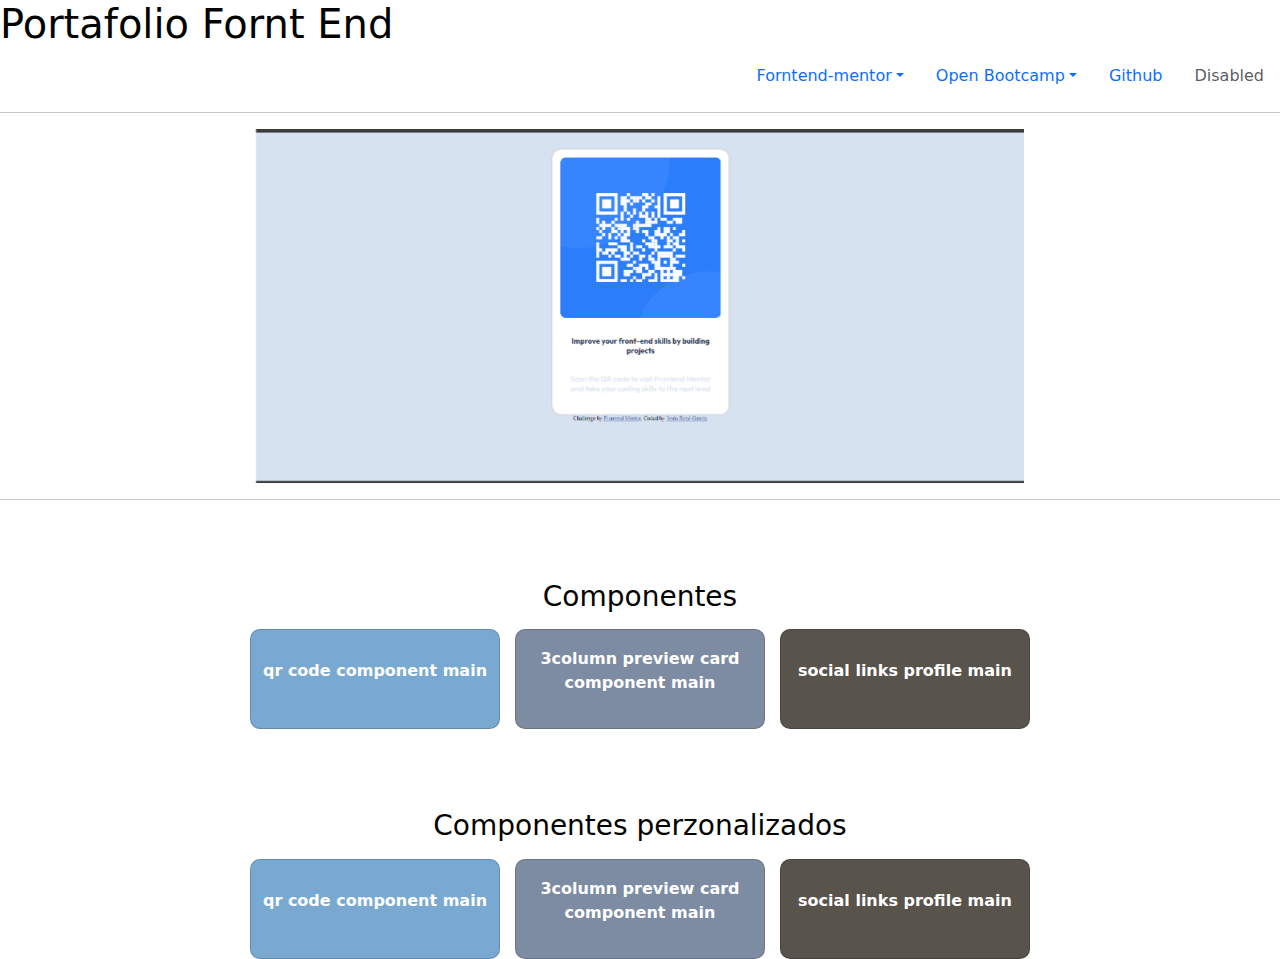
<file: index.html>
<!DOCTYPE html>
<html lang="en">
<head>
    <meta charset="UTF-8">
    <meta name="viewport" content="width=device-width, initial-scale=1.0">
    <title>Portafolio Personal</title>

<link rel="stylesheet" href="./styles.css">

<link href="https://cdn.jsdelivr.net/npm/bootstrap@5.3.3/dist/css/bootstrap.min.css" rel="stylesheet" integrity="sha384-QWTKZyjpPEjISv5WaRU9OFeRpok6YctnYmDr5pNlyT2bRjXh0JMhjY6hW+ALEwIH" crossorigin="anonymous">
</head>
<body>
    <h1 class="title">Portafolio Fornt End</h1>
    

    <ul class="nav nav-pills justify-content-end">
        
        <li class="nav-item dropdown">
            <a class="nav-link dropdown-toggle" data-bs-toggle="dropdown" href="#" role="button" aria-expanded="false">Forntend-mentor</a>
            <ul class="dropdown-menu">
            <li><a class="dropdown-item" href="https://rene0984.github.io/Forntend-mentor/qr-code-component-main"">qr code component main</a></li>
            <li><a class="dropdown-item" href="https://rene0984.github.io/Forntend-mentor/3-column-preview-card-component-main">3column preview card component main</a></li>
            <li><a class="dropdown-item" href="https://rene0984.github.io/Forntend-mentor/social-links-profile-main">social links profile main</a></li>
            <li><hr class="dropdown-divider"></li>
            <li><a class="dropdown-item" href="#">Separated link</a></li>
            </ul>
        </li>
        <li class="nav-item dropdown">
            <a class="nav-link dropdown-toggle" data-bs-toggle="dropdown" href="#" role="button" aria-expanded="false">Open Bootcamp</a>
            <ul class="dropdown-menu">
            <li><a class="dropdown-item" href="#">Action</a></li>
            <li><a class="dropdown-item" href="#">Another action</a></li>
            <li><a class="dropdown-item" href="#">Something else here</a></li>
            <li><hr class="dropdown-divider"></li>
            <li><a class="dropdown-item" href="#">Separated link</a></li>
            </ul>
        </li>
        <li class="nav-item">
            <a class="nav-link" href="#">Github</a>
        </li>
        <li class="nav-item">
            <a class="nav-link disabled" aria-disabled="true">Disabled</a>
        </li>
    </ul>
    <hr>
    <div id="carouselExample" class="carousel slide">
        <div class="carousel-inner">
            <div class="carousel-item active">
            <img src="./qr-code-custom/images/Captura de pantalla 2024-05-16 233102.png" class="d-block w-100" alt="...">
            </div>
            <div class="carousel-item">
            <img src="./3-column-preview-card-component-custom/images/127.0.0.1_5500_index.html.png" class="d-block w-100" alt="...">
            </div>
            <div class="carousel-item">
            <img src="./social-links-profile-main/design/desktop-preview.jpg" class="d-block w-80" alt="...">
            </div>
        </div>
        <button class="carousel-control-prev" type="button" data-bs-target="#carouselExample" data-bs-slide="prev">
            <span class="carousel-control-prev-icon" aria-hidden="true"></span>
            <span class="visually-hidden">Previous</span>
        </button>
        <button class="carousel-control-next" type="button" data-bs-target="#carouselExample" data-bs-slide="next">
            <span class="carousel-control-next-icon" aria-hidden="true"></span>
            <span class="visually-hidden">Next</span>
        </button>
        </div>

    <hr>

    <h3 class="subtitle">Componentes</h3>
    <div class="cards">

        <div class="card red">
            <p class="tip"><a class="link" href="https://rene0984.github.io/Forntend-mentor/qr-code-component-main">qr code component main</a></p>
        </div>

        <div class="card blue">
            <p class="tip"><a class="link" href="https://rene0984.github.io/Forntend-mentor/3-column-preview-card-component-main">3column preview card component main</a></p>
        </div>

        <div class="card green">
            <p class="tip"><a class="link" href="https://rene0984.github.io/Forntend-mentor/social-links-profile-main">social links profile main</a></p>
        </div>
    </div>

    <h3 class="subtitle">Componentes perzonalizados</h3>
    <div class="cards">

        <div class="card red">
            <p class="tip"><a class="link" href="https://rene0984.github.io/Forntend-mentor/qr-code-custom">qr code component main</a></p>    
        </div>

        <div class="card blue">
            <p class="tip"><a class="link" href="https://rene0984.github.io/Forntend-mentor/3-column-preview-card-component-custom">3column preview card component main</a></p>    
        </div>

        <div class="card green">
            <p class="tip"><a class="link" href="#">social links profile main</a></p>
        </div>

    </div>
    

<script src="https://cdn.jsdelivr.net/npm/bootstrap@5.3.3/dist/js/bootstrap.bundle.min.js" integrity="sha384-YvpcrYf0tY3lHB60NNkmXc5s9fDVZLESaAA55NDzOxhy9GkcIdslK1eN7N6jIeHz" crossorigin="anonymous"></script>

</html>
</file>
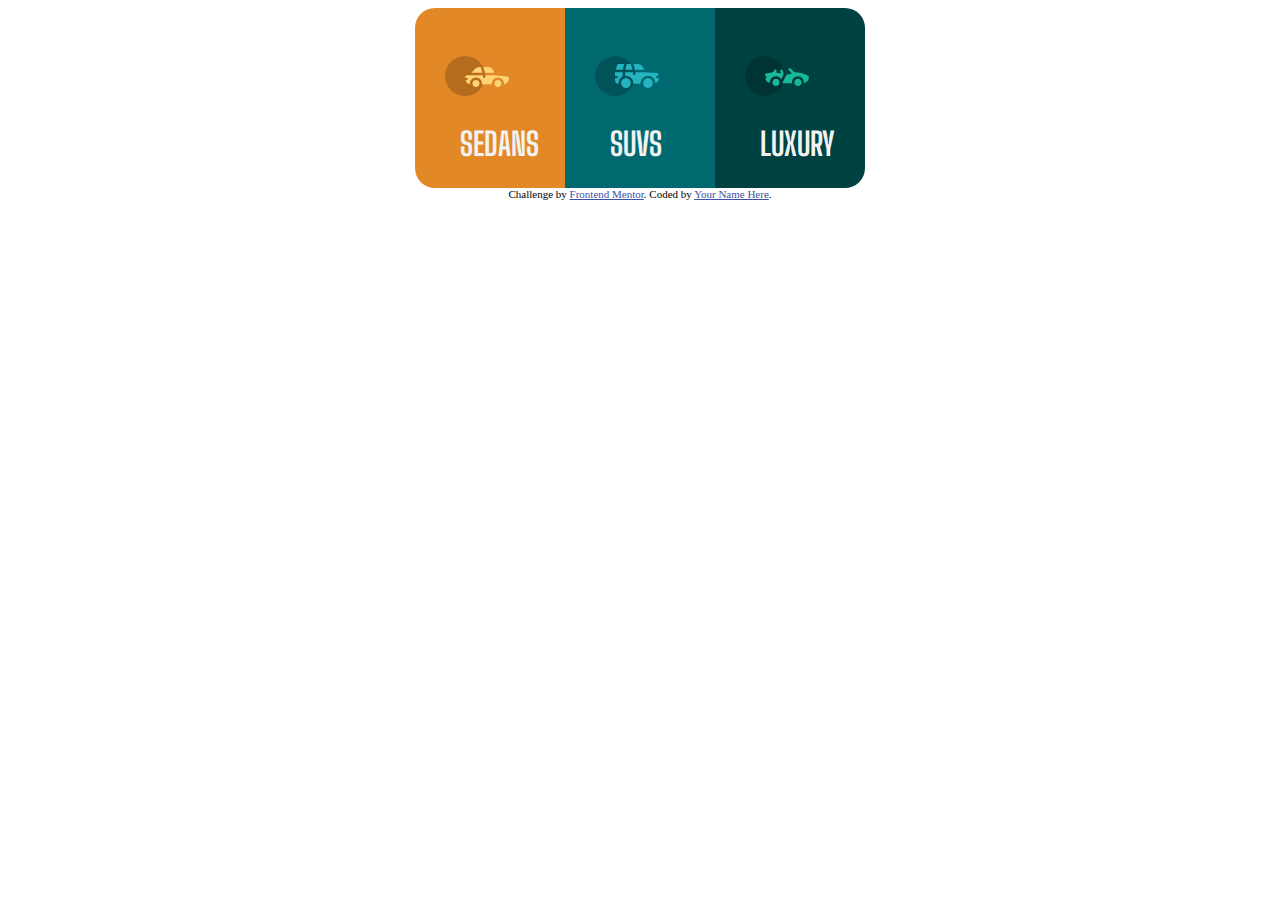
<file: 3-column-preview-card-component-custom/index.html>
<!DOCTYPE html>
<html lang="en">
<head>
  <meta charset="UTF-8">
  <meta name="viewport" content="width=device-width, initial-scale=1.0"> <!-- displays site properly based on user's device -->

  <link rel="icon" type="image/png" sizes="32x32" href="./images/favicon-32x32.png">
  
  <title>Frontend Mentor | 3-column preview card component</title>

  <link rel="stylesheet" href="./css/styles.css">
  <link rel="preconnect" href="https://fonts.googleapis.com">
<link rel="preconnect" href="https://fonts.gstatic.com" crossorigin>
<link href="https://fonts.googleapis.com/css2?family=Lexend+Deca:wght@100..900&family=Outfit:wght@100..900&display=swap" rel="stylesheet">

<link rel="preconnect" href="https://fonts.googleapis.com">
<link rel="preconnect" href="https://fonts.gstatic.com" crossorigin>
<link href="https://fonts.googleapis.com/css2?family=Big+Shoulders+Display:wght@100..900&family=Lexend+Deca:wght@100..900&family=Outfit:wght@100..900&display=swap" rel="stylesheet">
  <!-- Feel free to remove these styles or customise in your own stylesheet 👍 -->
  
</head>
<body>
  <div class="card">
    <div class="card-1">
      <img src="./images/icon-sedans.svg" class="img" alt="sedan">
      <h2 class="title-desc">
        Sedans
      </h2>
      <p class="descrption">
        Choose a sedan for its affordability and excellent fuel economy. Ideal for cruising in the city 
        or on your next road trip.
      </p>
      <button class="button-sedans">
        Learn more
      </button>
    </div>
  
    <div class="card-2">
      <img src="./images/icon-suvs.svg" class="img" alt="sedan">
      <h2 class="title-desc">
        SUVs
      </h2>
      <p class="descrption">
        Take an SUV for its spacious interior, power, and versatility. Perfect for your next family vacation and off-road adventures.
      </p>
      <button class="button-suvs">
        Learn more
      </button>
    </div>

    <div class="card-3">
      <img src="./images/icon-luxury.svg" class="img" alt="sedan">
      <h2 class="title-desc">
        Luxury
      </h2>
      <p class="descrption">
        Cruise in the best car brands without the bloated prices. Enjoy the enhanced comfort of a luxury 
        rental and arrive in style.
      </p>
      <button class="button-lux">
        Learn more
      </button>
    </div>
  </div>
  
  <div class="attribution">
    Challenge by <a href="https://www.frontendmentor.io?ref=challenge" target="_blank">Frontend Mentor</a>. 
    Coded by <a href="#">Your Name Here</a>.
  </div>
</body>
</html>
</file>
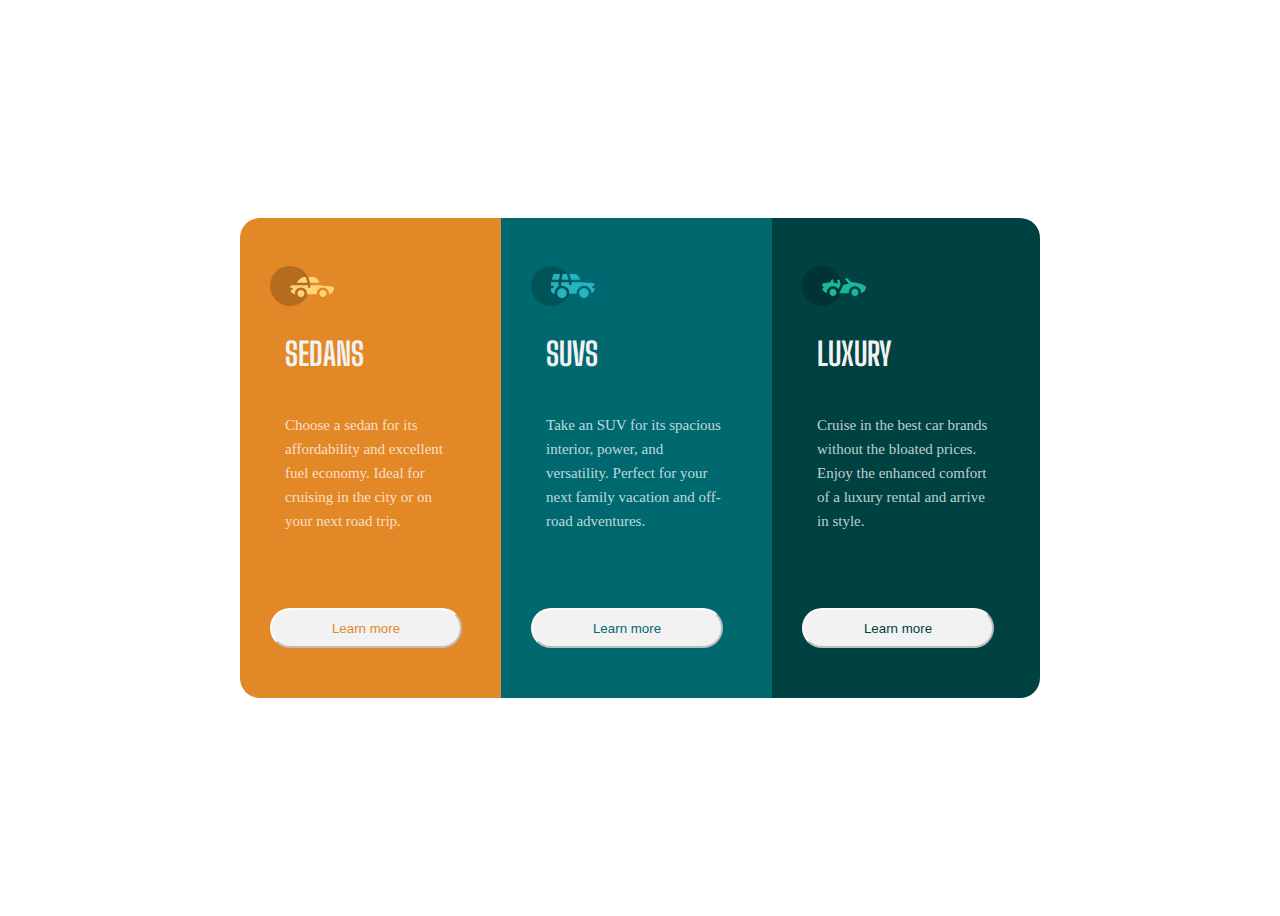
<file: 3-column-preview-card-component-main/index.html>
<!DOCTYPE html>
<html lang="en">
<head>
  <meta charset="UTF-8">
  <meta name="viewport" content="width=device-width, initial-scale=1.0"> <!-- displays site properly based on user's device -->

  <link rel="icon" type="image/png" sizes="32x32" href="./images/favicon-32x32.png">
  
  <title>Frontend Mentor | 3-column preview card component</title>

  <link rel="stylesheet" href="./css/styles.css">
  <link rel="preconnect" href="https://fonts.googleapis.com">
<link rel="preconnect" href="https://fonts.gstatic.com" crossorigin>
<link href="https://fonts.googleapis.com/css2?family=Lexend+Deca:wght@100..900&family=Outfit:wght@100..900&display=swap" rel="stylesheet">

<link rel="preconnect" href="https://fonts.googleapis.com">
<link rel="preconnect" href="https://fonts.gstatic.com" crossorigin>
<link href="https://fonts.googleapis.com/css2?family=Big+Shoulders+Display:wght@100..900&family=Lexend+Deca:wght@100..900&family=Outfit:wght@100..900&display=swap" rel="stylesheet">
  <!-- Feel free to remove these styles or customise in your own stylesheet 👍 -->
  
</head>
<body>
  <div class="card">
    <div class="card-1">
      <img src="./images/icon-sedans.svg" class="img" alt="sedan">
      <h2 class="title-desc">
        Sedans
      </h2>
      <p class="descrption">
        Choose a sedan for its affordability and excellent fuel economy. Ideal for cruising in the city 
        or on your next road trip.
      </p>
      <button class="button-sedans">
        Learn more
      </button>
    </div>
  
    <div class="card-2">
      <img src="./images/icon-suvs.svg" class="img" alt="sedan">
      <h2 class="title-desc">
        SUVs
      </h2>
      <p class="descrption">
        Take an SUV for its spacious interior, power, and versatility. Perfect for your next family vacation and off-road adventures.
      </p>
      <button class="button-suvs">
        Learn more
      </button>
    </div>

    <div class="card-3">
      <img src="./images/icon-luxury.svg" class="img" alt="sedan">
      <h2 class="title-desc">
        Luxury
      </h2>
      <p class="descrption">
        Cruise in the best car brands without the bloated prices. Enjoy the enhanced comfort of a luxury 
        rental and arrive in style.
      </p>
      <button class="button-lux">
        Learn more
      </button>
    </div>
  </div>
</body>
</html>
</file>
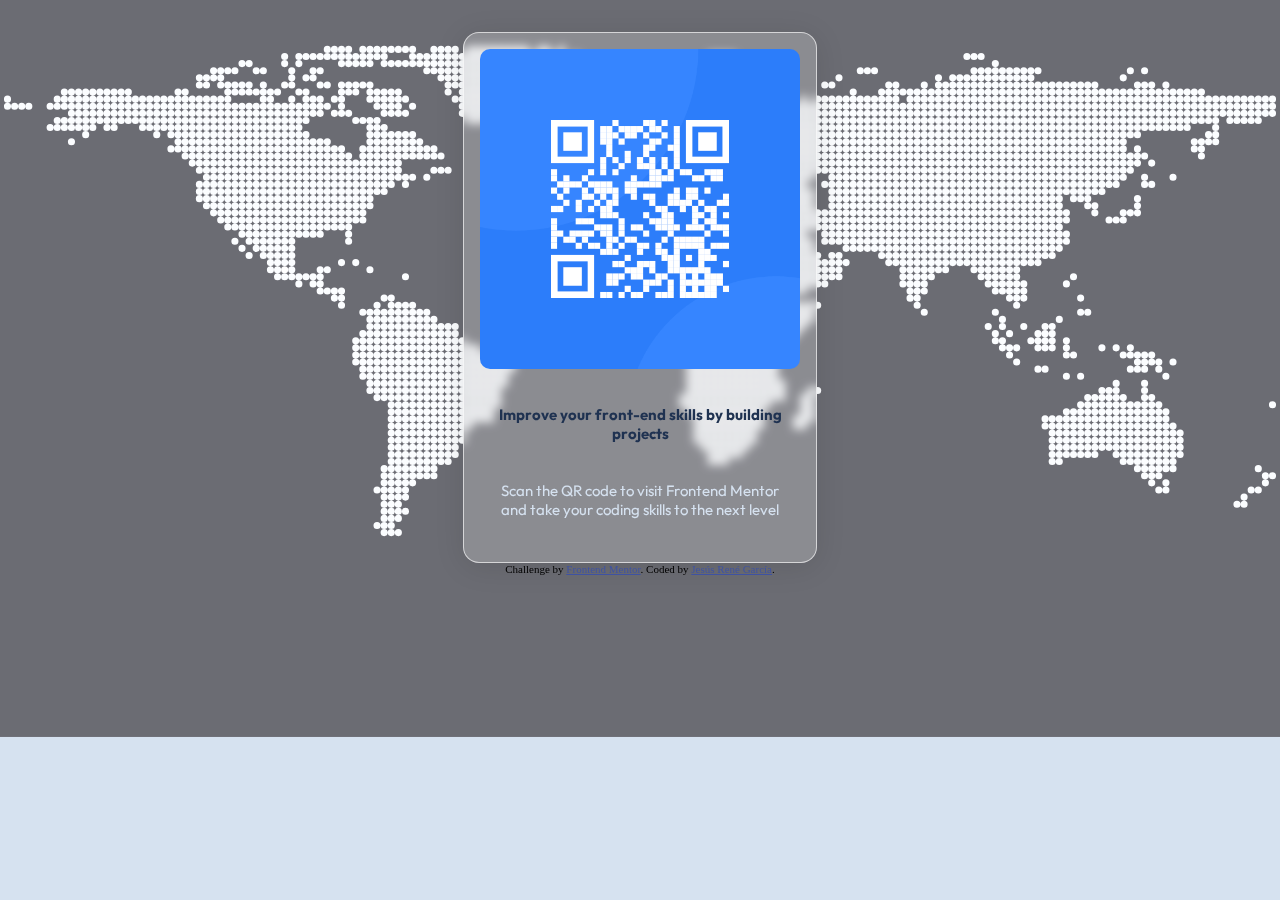
<file: qr-code-custom/index.html>
<!DOCTYPE html>
<html lang="en">
<head>
  <meta charset="UTF-8">
  <meta name="viewport" content="width=device-width, initial-scale=1.0">

  <link rel="icon" type="image/png" sizes="32x32" href="../qr-code-custom/images/favicon-32x32.png">
  
  <title>Frontend Mentor | QR code component</title>

  

  <!--css-->
  <link rel="stylesheet" href="../qr-code-custom/css/styles.css">

  <!--fuentes-->
  <link rel="preconnect" href="https://fonts.googleapis.com">
<link rel="preconnect" href="https://fonts.gstatic.com" crossorigin>
<link href="https://fonts.googleapis.com/css2?family=Outfit:wght@100..900&display=swap" rel="stylesheet">

</head>
<body>
  <div class="card">
    <img src="../qr-code-custom/images/image-qr-code.png" class="qr" alt="QR">
    <div class="title">
      <h4 class="title1">
        Improve your front-end skills by building projects
      </h4>
    </div>
    <div class="description">
      <p>Scan the QR code to visit Frontend Mentor and take your coding skills to the next level</p>
    </div>
    </div>
  </div>

<!--footer-->

  <footer>
    <div class="attribution">
    Challenge by <a href="https://www.frontendmentor.io?ref=challenge" target="_blank">Frontend Mentor</a>. 
    Coded by <a href="#">Jesús René García</a>.
    </div>
  </footer>

</body>
</html>
</file>
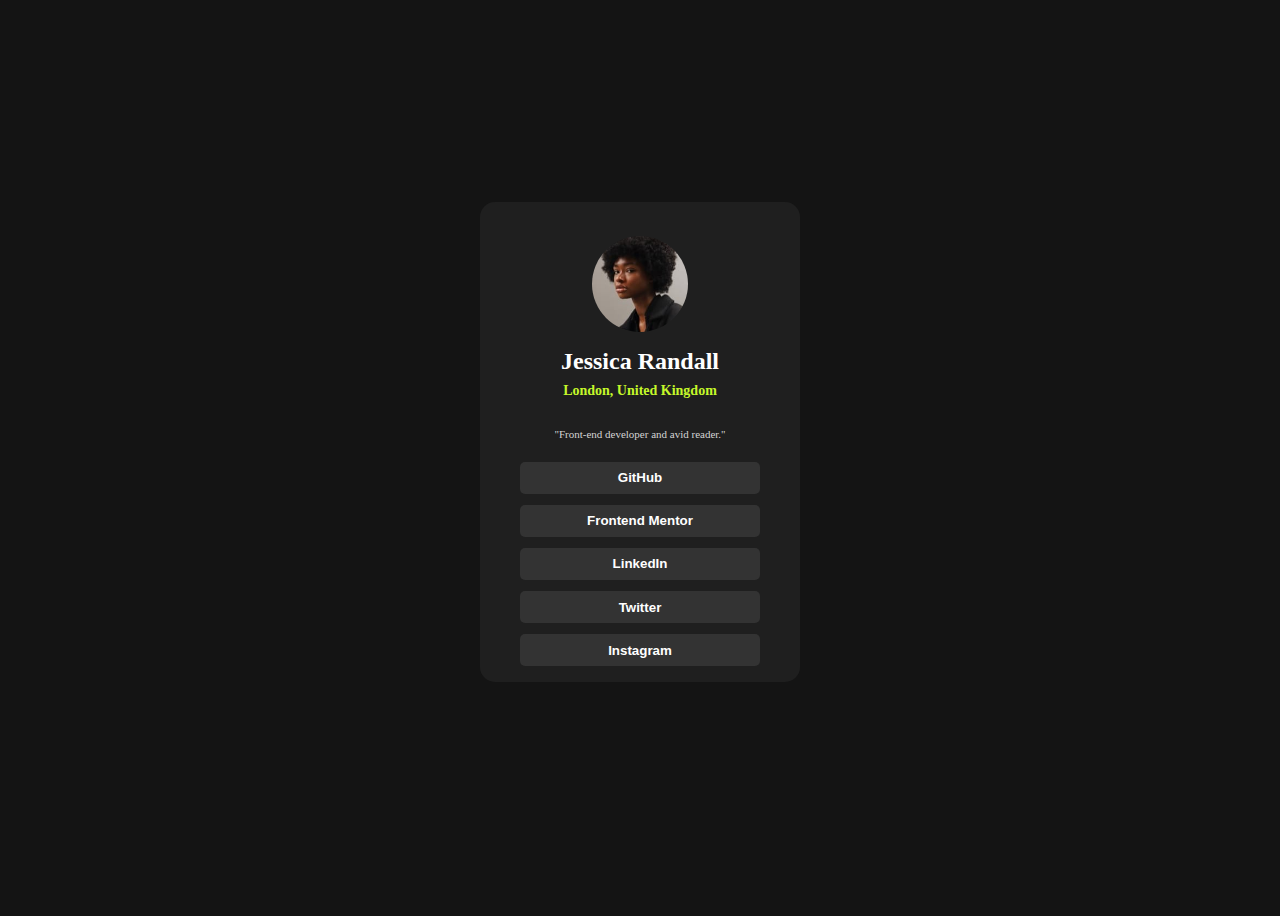
<file: social-links-profile-main/index.html>
<!DOCTYPE html>
<html lang="en">
<head>
  <meta charset="UTF-8">
  <meta name="viewport" content="width=device-width, initial-scale=1.0"> <!-- displays site properly based on user's device -->

  <link rel="icon" type="image/png" sizes="32x32" href="./assets/images/favicon-32x32.png">
  
  <title>Frontend Mentor | Social links profile</title>

  <!-- Feel free to remove these styles or customise in your own stylesheet 👍 -->
  
  <link rel="stylesheet" href="./css/styles.css">

  
</head>
<body>

  <div class="card">
    <img src="./assets/images/avatar-jessica.jpeg" class="card-img-top" alt="...">
    <div class="card-body">
      <h5 class="card-title">Jessica Randall</h5>
      <p class="card-text-1">London, United Kingdom</p>
      <p class="card-text-2">"Front-end developer and avid reader."</p>
    </div>
    <ul class="list-group list-group-flush">
      <li class="button"><button type="button" class="btn">GitHub</button></li>
      <li class="button"><button type="button" class="btn">Frontend Mentor</button></li>
      <li class="button"><button type="button" class="btn">LinkedIn</button></li>
      <li class="button"><button type="button" class="btn">Twitter</button></li>
      <li class="button"><button type="button" class="btn">Instagram</button></li>
    </ul>
    <div class="card-body">
      
    </div>
  </div>

</body>
</html>
</file>
<file: styles.css>
.title {
    color: #020300;
    text-align: left;
    margin-top: ;
}

.subtitle {
    color: #020300;
    text-align: center;
    margin-top: 5rem;
}

img {
    display: flex;
    margin: auto;
    max-width: 60%;
}

.dropdown{
    
}

.nav-link {
    color: #36311f;
}

.cards {
    display: flex;
    flex-direction: row;
    justify-content: center;
    margin-top: 1rem;
    gap: 15px;
    
    
}

.cards .red {
    background-color: #79a9d1;
}

.cards .blue {
    background-color: #7d8ca3;
}

.cards .green {
    background-color: #59544b;
}

.cards .card {
    display: flex;
    align-items: center;
    justify-content: center;
    flex-direction: column;
    text-align: center;
    height: 100px;
    width: 250px;
    border-radius: 10px;
    color: white;
    cursor: pointer;
    transition: 400ms;
    
}

.cards .card p.tip {
    font-size: 1em;
    font-weight: 700;
}

.cards .card p.second-text {
    font-size: .7em;
}

.cards .card:hover {
    transform: scale(1.1, 1.1);
}

.cards:hover > .card:not(:hover) {
    filter: blur(10px);
    transform: scale(0.9, 0.9);
}

.link {
    text-decoration: none;
    color: white;
}
</file>
<file: 3-column-preview-card-component-custom/css/styles.css>
body {
    font-size: 15px
}

.card {
    display: flex;
    flex-direction: row;
    justify-content: center;
    
}

.card-1 {
    background-color: hsl(31, 77%, 52%);
    border-radius: 20px 0 0 20px;
    align-items: center;
    max-width: 150px;
    max-height: 180px;
}

.card-1:hover {
    max-width: 300px;
    max-height: 800px;
    -webkit-transition: all 1s ease-in-out;
    -moz-transition: all 1s ease-in-out;
    -ms-transition: all 1s ease-in-out;
    -o-transition: all 1s ease-in-out;
    transition: all 0.3s ease-in-out;
    .button-sedans {
        visibility: visible;
    }
}


.card-2 {
    background-color: hsl(184, 100%, 22%);
    max-width: 150px;
    max-height: 180px;
    
}


.card-2:hover {
    max-width: 300px;
    max-height: 800px;
    -webkit-transition: all 1s ease-in-out;
    -moz-transition: all 1s ease-in-out;
    -ms-transition: all 1s ease-in-out;
    -o-transition: all 1s ease-in-out;
    transition: all 0.3s ease-in-out;
    .button-suvs {
        visibility: visible;
    }
}


.card-3 {
    background-color: hsl(179, 100%, 13%);
    border-radius: 0 20px 20px 0;
    max-width: 150px;
    max-height: 180px;
}

.card-3:hover {
    max-width: 300px;
    max-height: 800px;
    -webkit-transition: all 1s ease-in-out;
    -moz-transition: all 1s ease-in-out;
    -ms-transition: all 1s ease-in-out;
    -o-transition: all 1s ease-in-out;
    transition: all 0.3s ease-in-out;
    .button-lux {
        visibility: visible;
    }
}

.title-desc {
    color: hsl(0, 0%, 95%);
    text-align: left;
    font-family: Big Shoulders Display;
    font-weight: 700;
    margin: 45px ;
    text-transform: uppercase;
    margin-top: -5px;
    font-size: 2rem;
}
.descrption {
    text-align: left;
    line-height: 1.5rem;
    color: hsla(0, 0%, 100%, 0.75);
    font-family: Lexend;
    font-weight: 400;
    margin: 45px;
    margin-top: -5px;
}

.img {
    margin: 30px;
    margin-top: 3rem;
}

button {
    margin: 30px;
    width: 8rem;
    height: 2.5rem;
    border-radius: 20px;
    min-width: 12rem;
    visibility: collapse;
}

.button-sedans {
    color: hsl(31, 77%, 52%);
    border-color: hsla(0, 0%, 100%, 0.75);
    background-color: hsl(0, 0%, 95%);
}

.button-suvs {
    color: hsl(184, 100%, 22%);
    border-color: hsla(0, 0%, 100%, 0.75);
    background-color: hsl(0, 0%, 95%);
}

.button-lux {
    color:  hsl(179, 100%, 13%);
    border-color:hsla(0, 0%, 100%, 0.75);
    background-color: hsl(0, 0%, 95%);
}


.attribution { 
    font-size: 11px;
    text-align: center;
}

.attribution a { 
    color: hsl(228, 45%, 44%);
    bottom: 0;
    position: sticky;
}

.button-sedans:hover {
    background-color:  hsl(31, 77%, 52%);
    color: hsla(0, 0%, 100%, 0.75);
}

.button-suvs:hover {
    background-color: hsl(184, 100%, 22%);
    color: hsla(0, 0%, 100%, 0.75);
}

.button-lux:hover {
    background-color: hsl(179, 100%, 13%);
    color: hsla(0, 0%, 100%, 0.75);
}


@media (max-width: 440px) {
    .card {
        flex-direction: column;
    }
    .card-1 {
        border-radius: 20px 20px 0 0;
    }

    .card-3 {
        border-radius: 0 0 20px 20px;
    }
    .attribution {
        display: none;
    }
}
</file>
<file: 3-column-preview-card-component-main/css/styles.css>
body {
    font-size: 15px;
    min-height: 100vh;
    display: flex;
    justify-content: center;
    align-items: center;
}

.card {
    display: flex;
    flex-direction: row;
    margin: auto;
    height: 30rem;
    max-width: 50rem;
}

.card-1 {
    background-color: hsl(31, 77%, 52%);
    border-radius: 20px 0 0 20px;
    align-items: center;
    max-width: 300px;
}

.card-2 {
    background-color: hsl(184, 100%, 22%);
    max-width: 300px;
}

.card-3 {
    background-color: hsl(179, 100%, 13%);
    border-radius: 0 20px 20px 0;
    max-width: 300px;
}

.title-desc {
    color: hsl(0, 0%, 95%);
    text-align: left;
    font-family: Big Shoulders Display;
    font-weight: 700;
    margin: 45px ;
    text-transform: uppercase;
    margin-top: -5px;
    font-size: 2rem;
}
.descrption {
    text-align: left;
    line-height: 1.5rem;
    color: hsla(0, 0%, 100%, 0.75);
    font-family: Lexend;
    font-weight: 400;
    margin: 45px;
    margin-top: -5px;
}

.img {
    margin: 30px;
    margin-top: 3rem;
}

button {
    margin: 30px;
    width: 8rem;
    height: 2.5rem;
    border-radius: 20px;
    min-width: 12rem;
}

.button-sedans {
    color: hsl(31, 77%, 52%);
    border-color: hsla(0, 0%, 100%, 0.75);
    background-color: hsl(0, 0%, 95%);
}

.button-suvs {
    color: hsl(184, 100%, 22%);
    border-color: hsla(0, 0%, 100%, 0.75);
    background-color: hsl(0, 0%, 95%);
}

.button-lux {
    color:  hsl(179, 100%, 13%);
    border-color:hsla(0, 0%, 100%, 0.75);
    background-color: hsl(0, 0%, 95%);
}



.button-sedans:hover {
    background-color:  hsl(31, 77%, 52%);
    color: hsla(0, 0%, 100%, 0.75);
}

.button-suvs:hover {
    background-color: hsl(184, 100%, 22%);
    color: hsla(0, 0%, 100%, 0.75);
}

.button-lux:hover {
    background-color: hsl(179, 100%, 13%);
    color: hsla(0, 0%, 100%, 0.75);
}


@media (max-width: 375px) {
    .card {
        flex-direction: column;
    }
    .card-1 {
        border-radius: 20px 20px 0 0;
    }

    .card-3 {
        border-radius: 0 0 20px 20px;
    }
    
}
</file>
<file: qr-code-custom/css/styles.css>
body {
  padding: 0;
  margin: 0;
  background-color: hsl(212, 45%, 89%);
  font-size: 15px;
  background-image: url(..//images/World\ Map\ \(1\).svg);
  background-repeat: no-repeat;
  background-position: center;
  background-size: cover;
}

.card {
  padding: 1rem 1rem 1rem 1rem;
  width: 320px;
  height: 497px;
  margin-left: auto;
  margin-right: auto;
  margin-top: 2rem;
  margin-bottom: auto;
  background: rgba(255, 255, 255, 0.22);
  border-radius: 16px;
  box-shadow: 0 4px 30px rgba(0, 0, 0, 0.1);
  backdrop-filter: blur(5px);
  -webkit-backdrop-filter: blur(5px);
  border: 1px solid rgba(255, 255, 255, 0.64);
}

.qr {
  border-radius: 10px;
  width: 20rem;
}

.title .title1 {
  text-align: center;
  margin-top: 2rem;
  color: hsl(218, 44%, 22%);
  font-family: "Outfit", sans-serif;
  font-optical-sizing: auto;
  font-weight: 700;
  font-style: normal;
}

p {
  padding: 1.1rem 1.15rem;
  text-align: center;
  font-family: "Outfit", sans-serif;
  font-optical-sizing: auto;
  font-weight: 400;
  font-style: normal;
  color: hsl(212, 45%, 89%);
}

.attribution {
  position: sticky;
  bottom: 0;
  text-align: center;
  font-size: 11px;
}
.attribution a {
  color: hsl(228, 45%, 44%);
}

@media (max-width: 750px) {
  .attribution {
    display: none;
  }
  body {
    background-repeat: repeat;
    background-size: auto;
  }
}

/*# sourceMappingURL=styles.css.map */
</file>
<file: social-links-profile-main/css/styles.css>
body {
  min-height: 100vh;
  display: flex;
  justify-content: center;
  align-items: center;
  background-color: hsl(0, 0%, 8%);
  font-family: inter;
  font-size: 14px;
}

.card {
  display: flex;
  flex-direction: column;
  flex-wrap: nowrap;
  justify-content: center;
  background-color: hsl(0, 0%, 12%);
  margin-bottom: 5rem;
  width: 20rem;
  height: 30rem;
  border-radius: 15px;
  margin-top: 3rem;
}

.card-img-top {
  border-radius: 50%;
  width: 6rem;
  margin-top: 2rem;
  align-self: center;
}

.card-title {
  color: hsl(0, 0%, 100%);
  text-align: center;
  font-weight: 700;
  font-size: 1.5rem;
  margin-top: 1rem;
}

.card-text-1 {
  color: hsl(75, 94%, 57%);
  text-align: center;
  font-weight: 600;
  margin-top: -2rem;
}

.card-text-2 {
  color: lightgrey;
  text-align: center;
  font-weight: 400;
  margin-top: 1.8rem;
  margin-bottom: -0.2rem;
  font-size: 11px;
}

.btn {
  margin-top: 0.7rem;
  width: 15rem;
  background-color: hsl(0, 0%, 20%);
  color: white;
  font-weight: 600;
  height: 2rem;
  border-radius: 5px;
  border: none;
}

.btn:hover {
  background-color: hsl(75, 94%, 57%);
  color: hsl(0, 0%, 12%);
}

ul {
  list-style: none;
}

/*# sourceMappingURL=styles.css.map */
</file>
